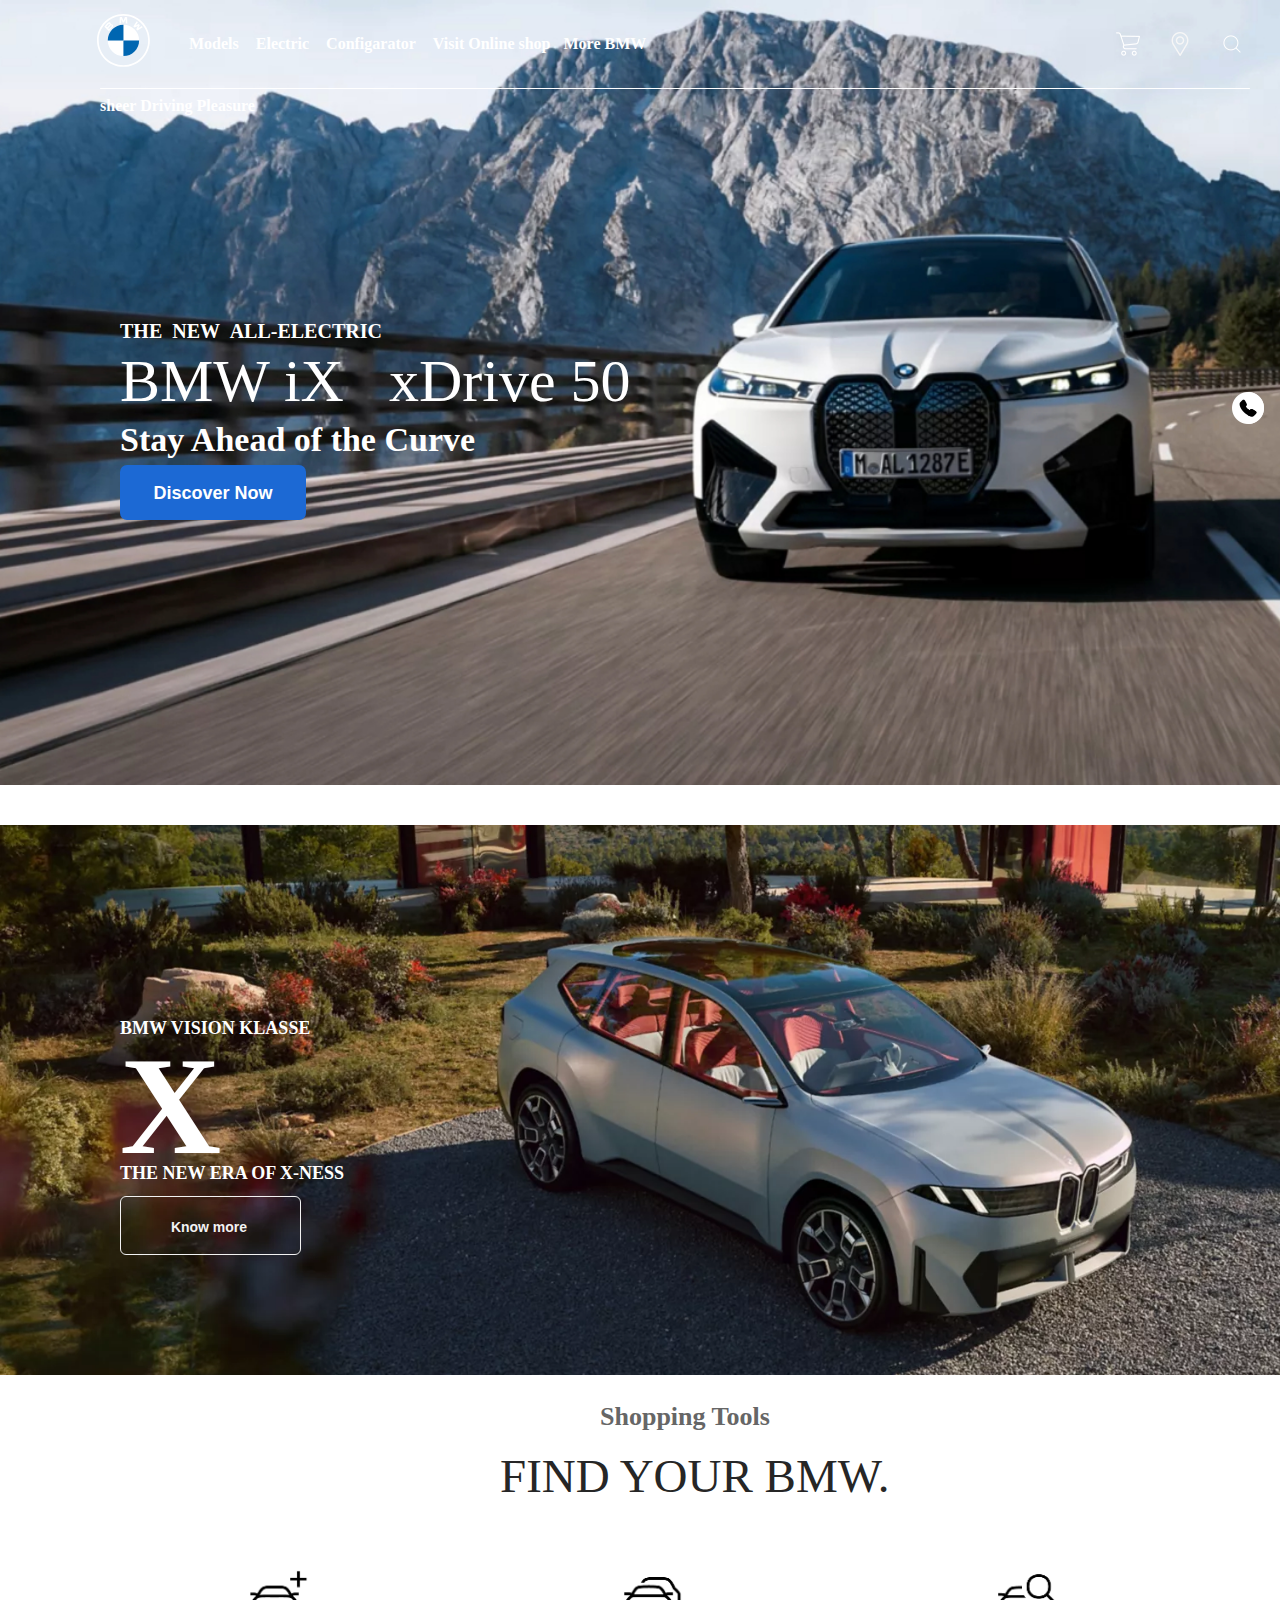
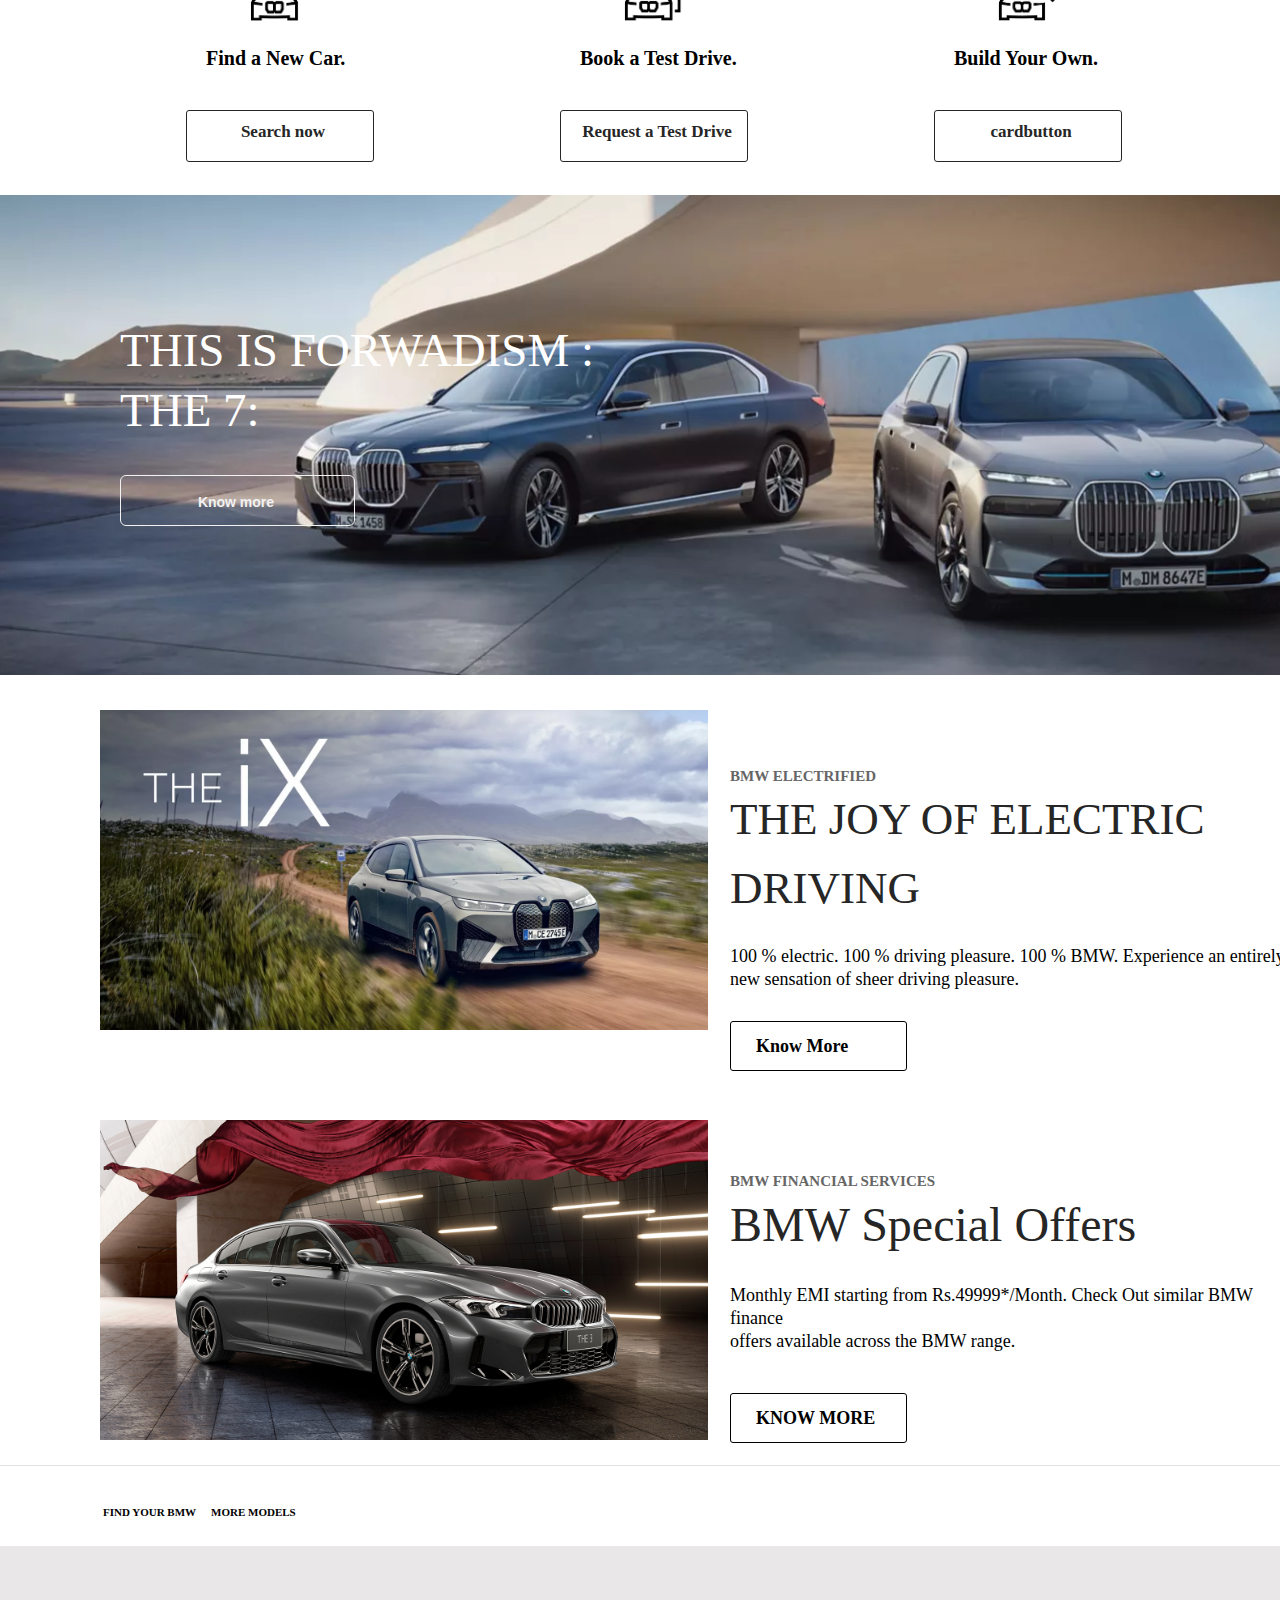
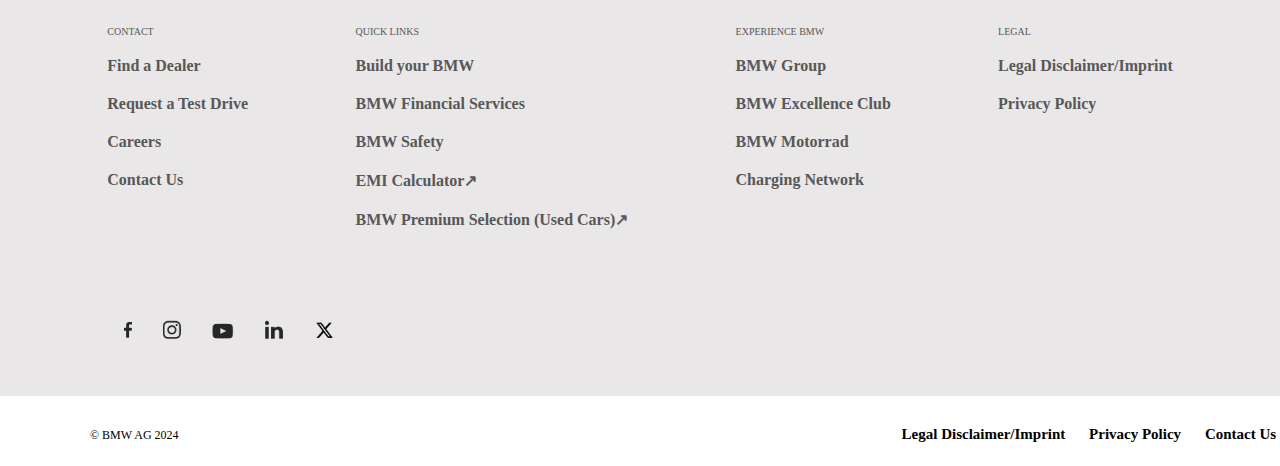
<file: Bmw/index.html>
<!DOCTYPE html>
<html>

<head>
  <link rel="stylesheet" href="style.css">


  <link href="https://db.onlinewebfonts.com/c/e9de4f4d373ef5c6d9cf52490816ff5d?family=BMW+Type+Web+Light+All"
    rel="stylesheet">
</head>

<body>
  <div class="callicon">

  </div>
  <!-- 1st section  -->
  <div class="sectionone">
    <!-- navbar section -->
    <!-- <div class="navbar">  -->
    <div class="navbar">
      <table class="navbarone">
        <!-- navbar top section -->
        <tr class="leftnavbar">
          <!-- bmw logo -->
          <th class="bmwlogo"></th>
          <b>
            <th class="models">Models</th>
            <th class="models">Electric </th>
            <th class="models">Configarator</th>
            <th class="models">Visit Online shop</th>
            <th class="rightnavbar">More BMW</th>
          </b>
          <th class="shoppingcart">

          </th>
          <th class="map"></th>
          <th class="searchicon"> </th>
        </tr>
      </table>
    </div>
    <!-- </div> -->
    <!-- white divider -->
    <div class="divider-horizontal">
    </div>
    <!-- sheer driving  -->

    <div class="navbarfooter">
      sheer Driving <b>Pleasure</b>
    </div>
    <div class="section1title">
      <div class="navbartitle">
        <b class="section1titleheight1">THE &nbsp;NEW &nbsp;ALL-ELECTRIC</b><br>

        <b class="section1titleheight2">BMW iX &nbsp; xDrive 50</b>
        <br>

        Stay Ahead of the Curve

      </div>
      <!-- discover now button -->
      <button class="discoverclass">
        <div class="discoverbutton">
          Discover Now
        </div>
      </button>
    </div>
    <!-- call icon stable  -->


  </div>
  <!-- whitespace -->
  <div class="whitespace"></div>
  <!-- second section -->
  <div class="secondsection">
    <!-- title section -->
    <div class="sectiontitle">
      <b>BMW VISION KLASSE</b><br><br><br>
      <b class="section2titleheight">X</b><br>
      THE NEW ERA OF X-NESS
    </div>
    <button class="sectionbutton">
      Know more
    </button>
  </div>
  <!-- third section -->
  <div class="thirdsection">
    <div class="thirdsectiontitle">
      Shopping Tools
    </div>
    <div class="thirdsectionsubtitle">
      FIND YOUR BMW.
    </div>

    <!-- card section -->
    <div class="cardsectionlayout">
      <!-- card1 -->
      <div class="cardsection">
        <div class="cardicon1">

        </div>
        <div class="cardtitle">Find a New Car.</div>
        <div class="cardsectionbutton">Search now</div>
      </div>
      <!-- card2 -->
      <div class="cardsection">
        <div class="cardicon2"> </div>
        <div class="cardtitle"> Book a Test Drive.</div>
        <div class="cardsectionbutton">Request a Test Drive</div>
      </div>
      <!-- card3 -->
      <div class="cardsection">
        <div class="cardicon3"> </div>
        <div class="cardtitle">Build Your Own.</div>
        <div class="cardsectionbutton">cardbutton</div>
      </div>
    </div>

  </div>
  <!-- Fourthsection -->
  <div class="fourthsection">
    <!-- section title -->
    <div class="section4title">

      THIS IS FORWADISM :<br><br>
      THE 7:
    </div>
    <button class="section4button">
      Know more
    </button>
  </div>
  <!-- fifth section -->
  <div class="fifthsection">

    <div class="fifthsectiontitle">
      <p><strong>BMW ELECTRIFIED</strong></p>
      <p class="fifthsectiontitle2">THE JOY OF ELECTRIC <br><br>
        <br>DRIVING
      </p>
      <p class="sixthsectiontitle3">100 % electric. 100 % driving pleasure. 100 % BMW. Experience an entirely <br>
        new sensation of sheer driving pleasure.</p>
      <div class="fifthsectionbutton"> Know More</div>
    </div>

  </div>
  <!-- sixth section -->
  <div class="sixthsection">
    <div class="sixthsectiontitle">
      <p>BMW FINANCIAL SERVICES</p>
      <p class="sixthsectiontitle2">BMW Special Offers</p>
      <p class="sixthsectiontitle3">Monthly EMI starting from Rs.49999*/Month. Check Out similar BMW<br> finance<br>
        offers available across the BMW range.</p>
      <div class="sixthsectionbutton">
        KNOW MORE
      </div>
    </div>
  </div>
  <!-- border -->
  <div class="sectionborder"> </div>
  <!-- 7th section -->
  <div class="section7">
    <div class="section7title">
      <table>
        <tr>
          <th> <b>FIND YOUR BMW</b> </th>
          <div class="section7hover">
            <th>  &nbsp;&nbsp;&nbsp;&nbsp;<b>MORE MODELS</b></th>
          </div>
        </tr>
      </table>

    </div>
  </div>












  <!-- section 8 -->
  <div class="section8">

    <div>

      <div class="listheading ">CONTACT</div>
      <div class="listdetail">Find a Dealer</div>
      <div class="listdetail">Request a Test Drive</div>
      <div class="listdetail">Careers</div>
      <div class="listdetail">Contact Us</div>
    </div>
    <div>
      <div class="listheading ">QUICK LINKS</div>
      <div class="listdetail">Build your BMW</div>
      <div class="listdetail">BMW Financial Services</div>
      <div class="listdetail">BMW Safety</div>
      <div class="listdetail">EMI Calculator&#8599;</div>
      <div class="listdetail">BMW Premium Selection (Used Cars)&#8599;</div>
    </div>
    <div>
      <div class="listheading ">EXPERIENCE BMW</div>
      <div class="listdetail">BMW Group</div>
      <div class="listdetail">BMW Excellence Club</div>
      <div class="listdetail">BMW Motorrad</div>
      <div class="listdetail">Charging Network</div>
    </div>
    <div>
      <div class="listheading ">LEGAL</div>
      <div class="listdetail">Legal Disclaimer/Imprint</div>
      <div class="listdetail">Privacy Policy</div>
      <ondiv class="listdetail"></ondiv>
      <div class="listdetail"></div>
    </div>



  </div>
      <!-- social media -->
      <div class="socialmedia">
        <div class="facebook"> 
        </div>&nbsp;&nbsp;&nbsp;&nbsp;&nbsp;
        <div class="instagram"> 
        </div>&nbsp;&nbsp;&nbsp;&nbsp;&nbsp;
        <div class="youtube"> 
        </div>&nbsp;&nbsp;&nbsp;&nbsp;&nbsp;
        <div class="linkedin"> 
        </div>&nbsp;&nbsp;&nbsp;&nbsp;&nbsp;
        <div class="x"> 
        </div>&nbsp;&nbsp;&nbsp;&nbsp;&nbsp;
      </div>









  <!-- footer -->
  <div class="footer">
    <div class="footertextone">
      <div>
        <span> © BMW AG 2024 </span>
        <span class="footertextlast"> </span>
        <span class="footerhover"> <b>Legal Disclaimer/Imprint</b> </span>
        <span class="footerhover"> <b>Privacy Policy</b> </span>
        <span class="footerhover"> <b>Contact Us</b> </span>
      </div>
    </div>
</div>

</body>
</file>
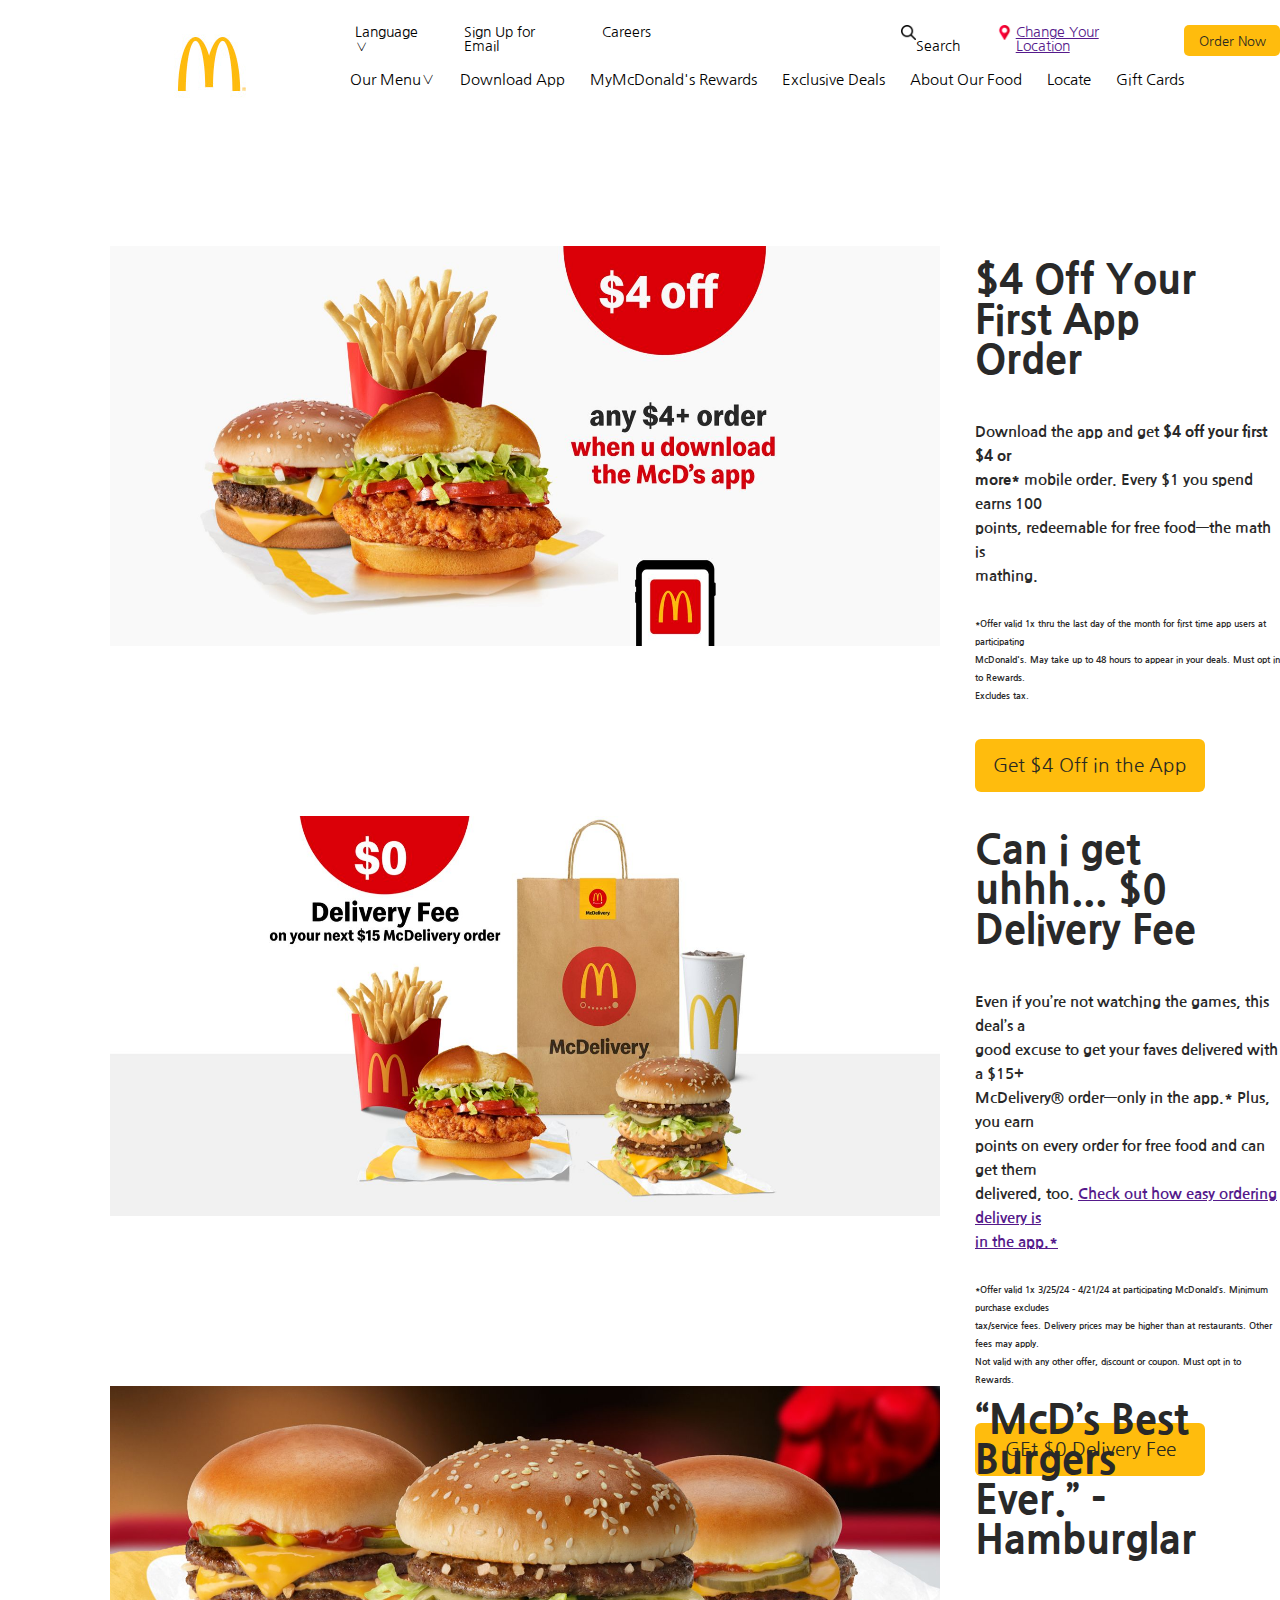
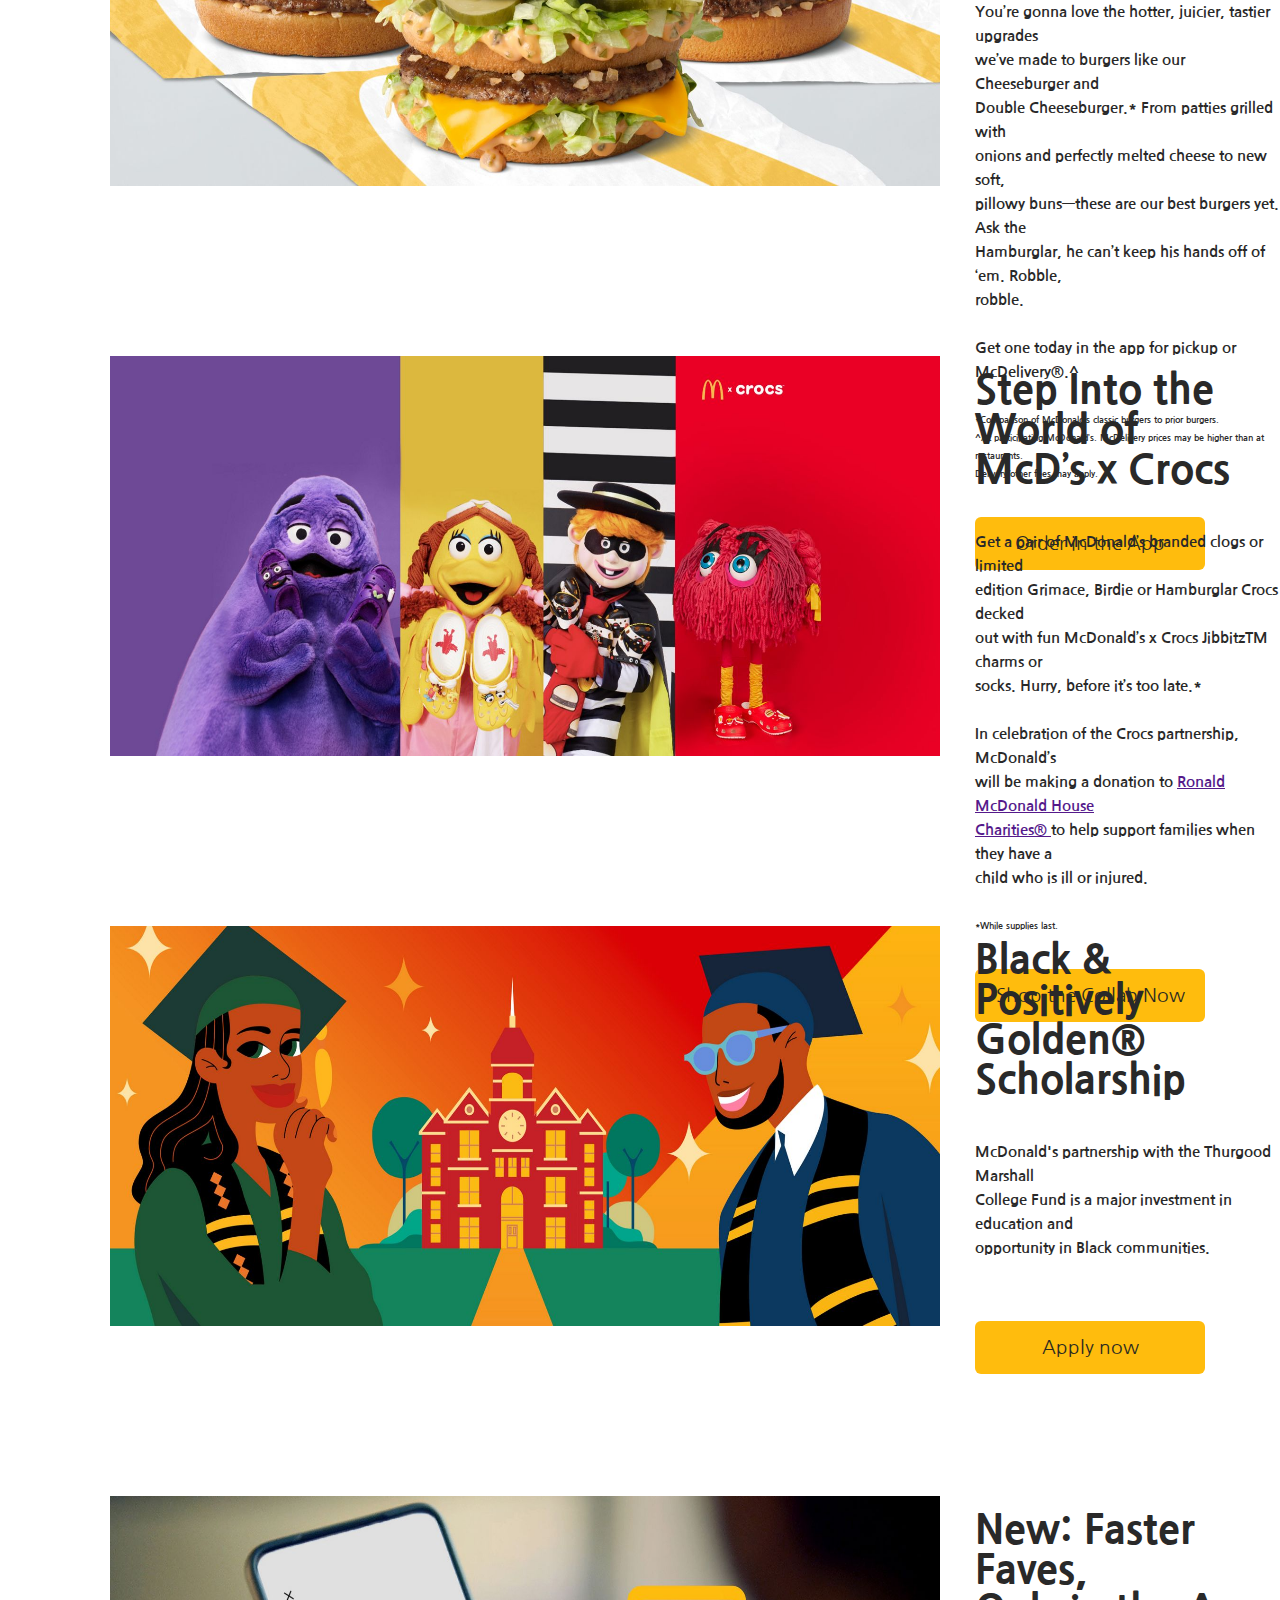
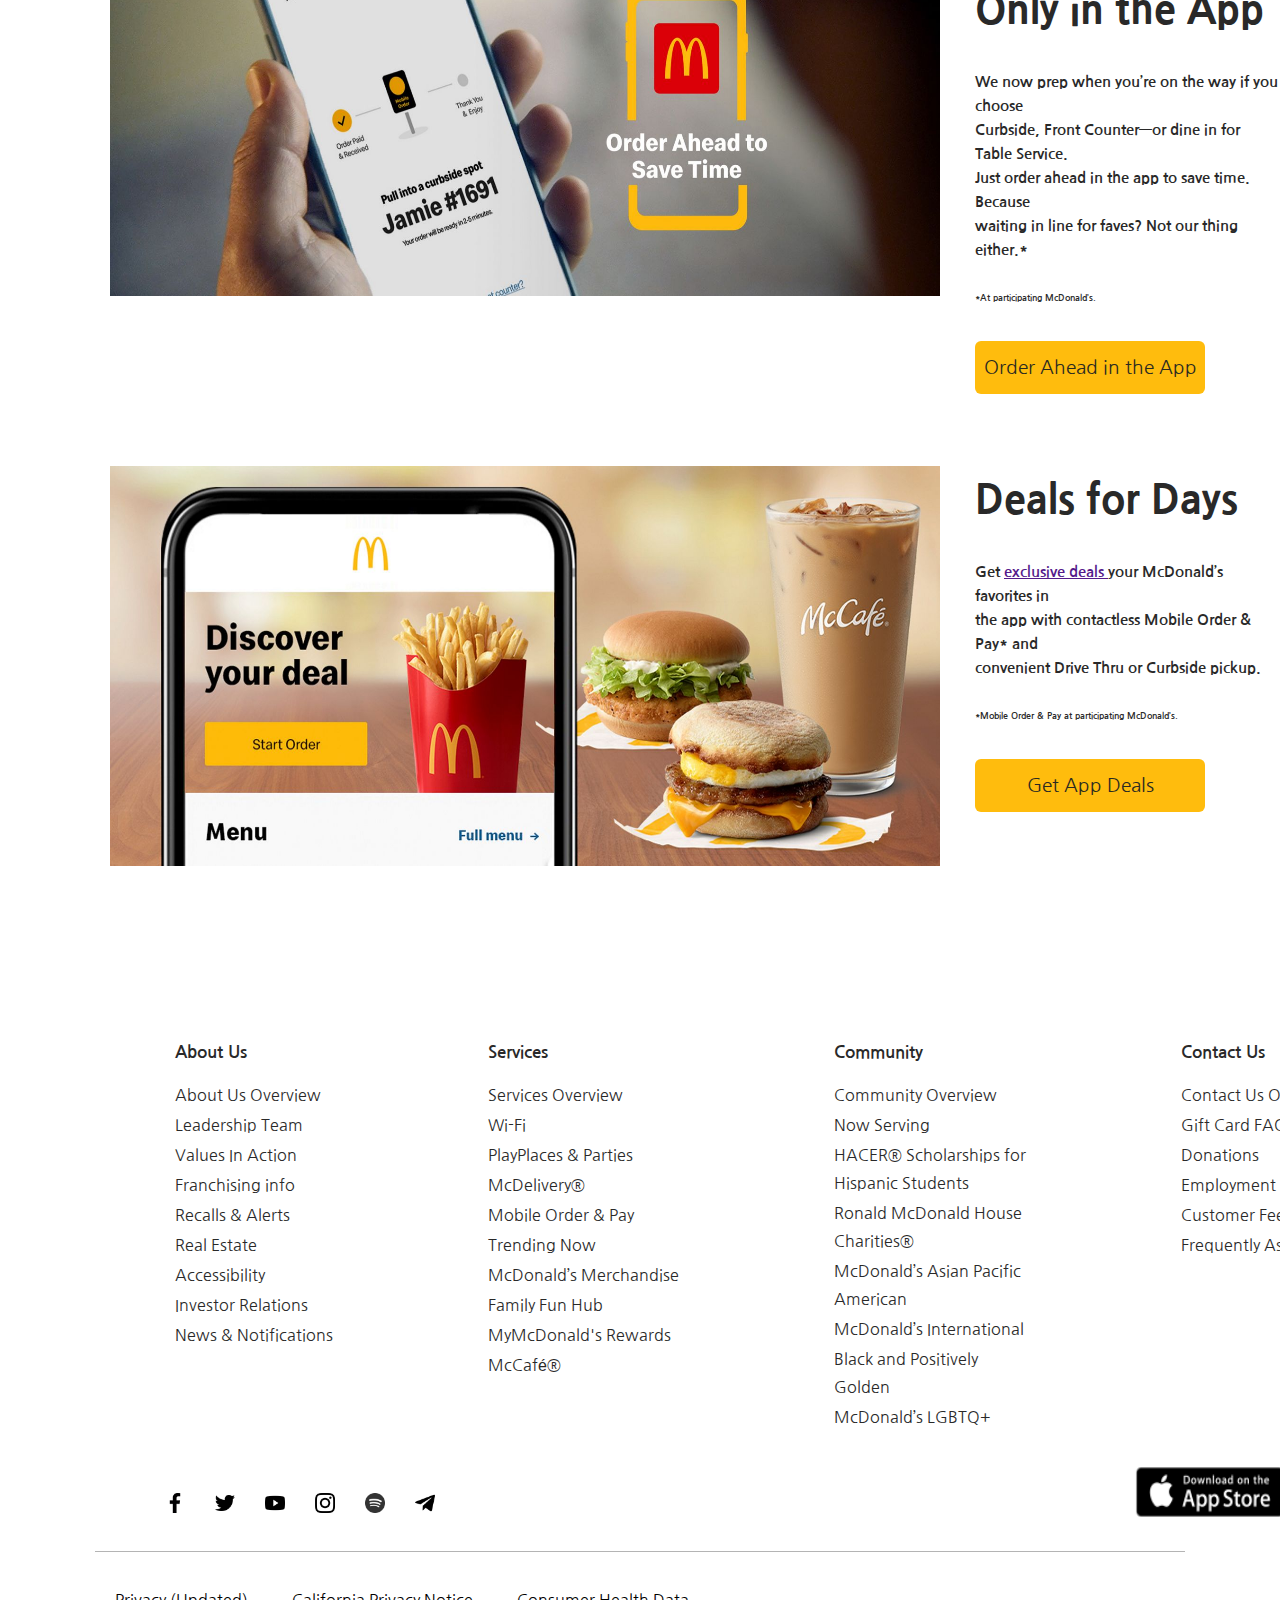
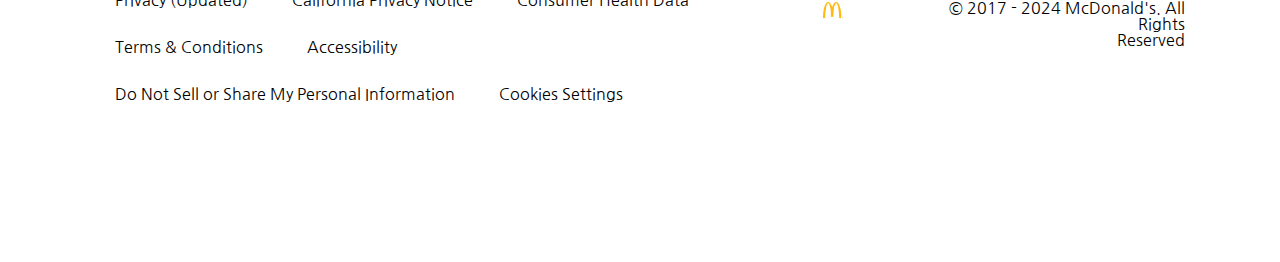
<file: Macd/index.html>
<!DOCTYPE html>
<html lang="eng">
<title>Macdonalds</title>

<head>
    <link rel="stylesheet" href="styles.css">

    <link rel="preconnect" href="https://fonts.googleapis.com">
    <link rel="preconnect" href="https://fonts.gstatic.com" crossorigin>
    <link href="https://fonts.googleapis.com/css2?family=Nanum+Gothic&display=swap" rel="stylesheet">


</head>

<body>

    <!-- Navbar -->
    <div class="navbar">
        <div class="navbarleft">
            <div class="macd"></div>
        </div>
        <div class="navbarright">
            <div class="navbarrighttop">
                <div class="navbarrighttopdata">
                    Language &#8744;
                </div>
                <div class="navbarrighttopdata">
                    Sign Up for Email
                </div>
                <div class="navbarrighttopdata">
                    Careers
                </div>
                <div class="spacebar"></div>
                <!-- search -->
                <div class="navbarrighttopdata">
                    <div class="navbaricon"> 
                        <img class="navbaricon" src="search.png">
                    </div>&nbsp;
                    Search
                </div>
                <!-- change location -->
                <div class="navbarrighttopdata"> 
                    <div class="navbaricon"> 
                        <img class="navbaricon" src="placeholder.png">
                    </div>&nbsp;
                    <a href="">Change Your Location</a>
                </div>
                <!-- order button -->
                <div class="navbarrighttopdata">
                    <div class="navbarbutton"> 
                        Order Now 
                    </div>
                </div>
            </div>
            <div class="navbarrightbottom">
                <div class="navbarrighttopdataleft">
                    Our Menu&#8744;
                </div>
                <div class="navbarrighttopdataleft">

                    Download App
                </div>
                <div class="navbarrighttopdataleft">
                    MyMcDonald's Rewards
                </div>
                <div class="navbarrighttopdataleft">

                    Exclusive Deals
                </div>
                <div class="navbarrighttopdataleft">

                    About Our Food
                </div>
                <div class="navbarrighttopdataleft">
                    Locate
                </div>
                <div class="navbarrighttopdataleft">

                    Gift Cards
                </div>


            </div>
        </div>
    </div>

    <!-- section 1 -->
    <div class="card-section">
        <div>
            <img class="image" src="section1.jpg">
        </div>
        <div class="title">
            <div class="title1">
                $4 Off Your First App <br>Order
            </div>
            <div class="title2">
                Download the app and get <b>$4 off your first $4 or <br>
                    more*</b> mobile order. Every $1 you spend earns 100 <br>
                points, redeemable for free food—the math is<br>
                mathing.
            </div>
            <div class="title3">
                *Offer valid 1x thru the last day of the month for first time app users at participating <br>
                McDonald's. May take up to 48 hours to appear in your deals. Must opt in to Rewards.<br>
                Excludes tax.
            </div>
            <button class="button"> Get $4 Off in the App</button>
        </div>
    </div>

    <!-- section 2 -->
    <div class="card-section">
        <div>
            <img class="image" src="section2.jpg">
        </div>
        <div class="title">
            <div class="title1">
                Can i get uhhh... $0<br> Delivery Fee
            </div>
            <div class="title2">
                Even if you’re not watching the games, this deal’s a<br>
                good excuse to get your faves delivered with a $15+ <br>
                McDelivery® order—only in the app.* Plus, you earn <br>
                points on every order for free food and can get them<br>
                delivered, too. <a href="">Check out how easy ordering delivery is <br>
                    in the app.*</a>
            </div>
            <div class="title3">
                *Offer valid 1x 3/25/24 - 4/21/24 at participating McDonald’s. Minimum purchase excludes<br>
                tax/service fees. Delivery prices may be higher than at restaurants. Other fees may apply.<br>
                Not valid with any other offer, discount or coupon. Must opt in to Rewards.
            </div>
            <button class="button"> GEt $0 Delivery Fee</button>
        </div>
    </div>

    <!-- section 3 -->
    <div class="card-section">
        <div>
            <img class="image" src="section3.jpg">
        </div>
        <div class="title">
            <div class="title1">
                “McD’s Best Burgers <br>
                Ever.” - Hamburglar
            </div>
            <div class="title2">
                You’re gonna love the hotter, juicier, tastier upgrades<br>
                we’ve made to burgers like our Cheeseburger and <br>
                Double Cheeseburger.* From patties grilled with <br>
                onions and perfectly melted cheese to new soft,<br>
                pillowy buns—these are our best burgers yet. Ask the <br>
                Hamburglar, he can’t keep his hands off of ‘em. Robble,<br>
                robble.<br><br>
                Get one today in the app for pickup or McDelivery®.^
            </div>
            <div class="title3">
                *Comparison of McDonald’s classic burgers to prior burgers.<br>
                ^At participating McDonald’s. McDelivery prices may be higher than at restaurants.<br>
                Delivery/other fees may apply.
            </div>
            <button class="button"> Order in the App</button>
        </div>
    </div>

    <!-- section 4 -->
    <div class="card-section">
        <div>
            <img class="image" src="section4.jpg">
        </div>
        <div class="title">
            <div class="title1">
                Step Into the World of <br>
                McD’s x Crocs
            </div>
            <div class="title2">
                Get a pair of McDonald’s branded clogs or limited <br>
                edition Grimace, Birdie or Hamburglar Crocs decked <br>
                out with fun McDonald’s x Crocs JibbitzTM charms or <br>
                socks. Hurry, before it’s too late.*<br><br>
                In celebration of the Crocs partnership, McDonald’s <br>
                will be making a donation to <a href="">
                    Ronald McDonald House <br>
                    Charities®
                </a> to help support families when they have a <br>
                child who is ill or injured.
            </div>
            <div class="title3">
                *While supplies last.
            </div>
            <button class="button"> Shop the Collab Now</button>
        </div>
    </div>

    <!-- section 5 -->
    <div class="card-section">
        <div>
            <img class="image" src="section5.jpg">
        </div>
        <div class="title">
            <div class="title1">
                Black & Positively<br>
                Golden® Scholarship
            </div>
            <div class="title2">
                McDonald's partnership with the Thurgood Marshall<br>
                College Fund is a major investment in education and<br>
                opportunity in Black communities.
            </div>
            <div class="title3">

            </div>
            <button class="button"> Apply now</button>
        </div>
    </div>

    <!-- section 6 -->
    <div class="card-section">
        <div>
            <img class="image" src="section6.jpg">
        </div>
        <div class="title">
            <div class="title1">
                New: Faster Faves, <br>
                Only in the App
            </div>
            <div class="title2">
                We now prep when you’re on the way if you choose <br>
                Curbside, Front Counter—or dine in for Table Service.<br>
                Just order ahead in the app to save time. Because<br>
                waiting in line for faves? Not our thing either.*
            </div>
            <div class="title3">
                *At participating McDonald’s.
            </div>
            <button class="button"> Order Ahead in the App</button>
        </div>
    </div>
    <!-- section 7 -->
    <div class="card-section">
        <div>
            <img class="image" src="section7.jpg">
        </div>
        <div class="title">
            <div class="title1">
                Deals for Days
            </div>
            <div class="title2">
                Get <a href=""> exclusive deals </a> your McDonald’s favorites in <br>
                the app with contactless Mobile Order & Pay* and <br>convenient Drive Thru or Curbside pickup.
            </div>
            <div class="title3">
                *Mobile Order & Pay at participating McDonald’s.
            </div>
            <button class="button"> Get App Deals</button>
        </div>
    </div>

    <!-- footer section -->
    <div class="footer">
        <div class="list">
            <!-- list 1 -->
            <div class="list1">
                <ul>
                    <ul class="listheading ">About Us</ul>
                    <ul class="listdetail ">About Us Overview</ul>
                    <ul class="listdetail ">Leadership Team</ul>
                    <ul class="listdetail ">Values In Action</ul>
                    <ul class="listdetail ">Franchising info</ul>
                    <ul class="listdetail ">Recalls & Alerts</ul>
                    <ul class="listdetail ">Real Estate</ul>
                    <ul class="listdetail ">Accessibility</ul>
                    <ul class="listdetail ">Investor Relations</ul>
                    <ul class="listdetail ">News&nbsp;&&nbsp;Notifications</ul>
                </ul>


            </div>
            <!-- list 2 -->
            <div class="list1">
                <ul>
                    <ul class="listheading ">Services</ul>
                    <ul class="listdetail ">Services Overview</ul>
                    <ul class="listdetail ">Wi-Fi</ul>
                    <ul class="listdetail ">PlayPlaces & Parties</ul>
                    <ul class="listdetail ">McDelivery®</ul>
                    <ul class="listdetail ">Mobile Order & Pay</ul>
                    <ul class="listdetail ">Trending Now</ul>
                    <ul class="listdetail ">McDonald’s&nbsp;Merchandise</ul>
                    <ul class="listdetail ">Family Fun Hub</ul>
                    <ul class="listdetail ">MyMcDonald's Rewards</ul>
                    <ul class="listdetail ">McCafé®</ul>
                </ul>

            </div>
            <!-- list 3 -->
            <div class="list1">
                <ul>
                    <ul class="listheading ">Community</ul>
                    <ul class="listdetail ">Community Overview</ul>
                    <ul class="listdetail ">Now Serving</ul>
                    <ul class="listdetail ">HACER®&nbsp;Scholarships&nbsp;for<br><br>Hispanic&nbsp;Students</ul>
                    <ul class="listdetail ">Ronald McDonald House <br><br>Charities®</ul>
                    <ul class="listdetail ">McDonald’s Asian Pacific <br><br>American</ul>
                    <ul class="listdetail ">McDonald’s International</ul>
                    <ul class="listdetail ">Black and Positively <br><br>Golden</ul>
                    <ul class="listdetail ">McDonald’s LGBTQ+</ul>
                </ul>

            </div>
            <!-- list 4 -->
            <div class="list1">
                <ul>
                    <ul class="listheading ">Contact Us</ul>
                    <ul class="listdetail ">Contact&nbsp;Us&nbsp;Overview</ul>
                    <ul class="listdetail ">Gift Card FAQs</ul>
                    <ul class="listdetail ">Donations</ul>
                    <ul class="listdetail ">Employment</ul>
                    <ul class="listdetail ">Customer Feedback</ul>
                    <ul class="listdetail ">Frequently&nbsp;Asked&nbsp;Questions</ul>
                </ul>

            </div>
        </div>
        <!-- social media icon section -->
        <div class="socialmedia">
            <div>
                <img class="socialmediaicons" src="facebook-app-symbol.png">
            </div>
            <div>
                <img class="socialmediaicons" src="twitter.png">
            </div>
            <div>
                <img class="socialmediaicons" src="youtube.png">
            </div>
            <div>
                <img class="socialmediaicons" src="instagram.png">
            </div>
            <div>
                <img class="socialmediaicons" src="social.png">
            </div>
            <div>
                <img class="socialmediaicons" src="telegram.png">
            </div>
            <!-- app store icon -->
            <div class="socialmediaspacing"></div>
            <div>
                <img class="appstoreicon" src="apple.png">
            </div>
            <div>
                <img class="appstoreicon" src="google-play.png">
            </div>

        </div>
        <!-- line horizontal -->
        <div class="horizontalline">
        </div>
        <!-- footer -->
        <div class="footerlast">
            <div class="footerlastinitial">
                <div class="footerlastinitialdata">Privacy&nbsp;(Updated)</div>
                <div class="footerlastinitialdata">California&nbsp;Privacy&nbsp;Notice</div>
                <div class="footerlastinitialdata">Consumer&nbsp;Health&nbsp;Data</div>
                <div class="footerlastinitialdata">Terms&nbsp;&&nbsp;Conditions</div><br>
                <div class="footerlastinitialdata">Accessibility</div>
                <div class="footerlastinitialdata">Do Not Sell or Share My Personal Information</div>
                <div class="footerlastinitialdata">Cookies Settings</div>


            </div>


            <div class="footerlastfinal">
                <div class="footerlastfinalicon">
                    <img class="footerlastfinalicon" src="macd.jpg">
                </div>
                <div class="footerlastfinaldata">
                    © 2017 - 2024 McDonald's. All Rights <br>
                    &nbsp;&nbsp;&nbsp;Reserved
                </div>

            </div>

        </div>
    </div>


</body>

</html>
</file>
<file: Bmw/style.css>
body {
  margin-top: 0%;
  margin-left: 0%;
  margin-bottom: 0%;
  margin-right: 0%;
  background-color: #ffffff;
  font-family: "BMW Type Web Light All";
}

/* firstsection */
.sectionone {
  background-color: aquamarine;
  background-image: url("section1.jpg");
  height: 785px;
  background-position: top;
  background-size: cover;
  background-repeat: no-repeat;

}



.bmwlogo {
  top: 10px;
  left: 97px;
  width: 55px;
  height: 54px;
  background-image: url("bmwwhitelogo.svg");
  padding-right: 20px;
  background-repeat: no-repeat;

}

.models {
  padding-left: 14px;

}

.navbarone {
  padding-left: 95px;
  padding-top: 12px;
  height: 75px;

}

.leftnavbar {
  color: #ffffff;
  font-size: 16px;
  font-weight: 700;
  line-height: 24px;
  font-weight: 700;
  line-height: 24px;
}

.rightnavbar {
  padding-left: 10px;
  padding-right: 455px;
}

.thpadding {
  padding-left: 30px;
}

.navbartwo {
  top: 31px;
  left: 1201px;
  width: 21px;
  height: 19px;
  color: #ffffff;
}

.shoppingcart {
  padding-left: 25px;
  background-position: center;
  width: 24px;
  background-image: url("shopping-cart.png");
  background-repeat: no-repeat;
}

.searchicon {
  padding-left: 25px;
  background-position: center;
  width: 24px;
  background-image: url("magnifying-glass.png");
  background-repeat: no-repeat;
}

.map {
  padding-left: 25px;
  background-position: center;
  width: 24px;
  background-image: url("map.png");
  background-repeat: no-repeat;
}

.divider-horizontal {
  margin-top: 13px;
  margin-left: 100px;
  margin-right: 100px;
  width: 1150px;
  height: 1px;
  background-color: #ffffff;
  border-radius: 2px;

}

.navbarfooter {
  color: #ffffff;
  font-size: 16px;
  font-weight: 700;
  line-height: 33px;
  padding-left: 100px;
}

.navbartitle {
  color: #ffffff;
  font-size: 34px;
  font-weight: 800;
  line-height: 50px;
  /* text-align: center; */
  margin-left: 120px;
  margin-top: 180px;
}

.section1titleheight1 {
  font-size: 20px;
}

.section1titleheight2 {
  font-size: 60px;
  font-weight: 100;
}

.discoverclass {
  top: 459px;
  left: 109px;
  width: 186px;
  height: 55px;
  background-color: #1c69d4;
  border-radius: 7px;
  margin-left: 120px;
  box-shadow: none;
  outline: none;
  border-width: 0px;

}

.discoverclass:hover {
  background-color: rgb(4, 55, 196);
  transition: 0.1s;
}

.discoverbutton {

  color: #ffffff;
  font-size: 18px;
  font-weight: 700;
  line-height: 23px;
  padding-top: 2px;

}

.callicon {

  height: 55px;
  width: 55px;
  background-image: url("phone.png");
  background-repeat: no-repeat;
  background-position: center;
  margin-top: 380px;
  margin-left: 1220px;
  position: fixed;

}

/* whitespace */
.whitespace {
  height: 40px;
}

/* second section */

.secondsection {
  top: 0px;
  left: 0px;
  height: 550px;
  background-image: url("secondsection.jpg");
  background-position: center center;
  background-size: cover;
  background-repeat: no-repeat;

}

.sectiontitle {
  padding-left: 120px;
  padding-top: 190px;
  color: #ffffff;
  font-size: 18px;

  font-weight: 700;
  line-height: 26px;

}

.section2titleheight {
  font-size: 140px;
}

.sectionbutton {

  margin-top: 10px;
  margin-left: 120px;
  width: 181px;
  height: 59px;
  padding: 0px 8px;
  border: 1px solid #f2f2f2;
  box-sizing: border-box;
  border-radius: 6px;
  background-color: transparent;
  color: #f2f2f2;
  font-size: 14px;
  font-weight: 900;
  line-height: 20px;
  outline: none;
  padding-left: 5px;
  padding-top: 3px;

}

.secondsection :hover {
  border-width: 2px;
}

/* thirdsection */


.thirdsection {
  font-size: 13px;
  font-weight: 800;
  line-height: 23px;
  height: 420px;


}

.thirdsectiontitle {
  padding-top: 30px;
  padding-left: 600px;
  color: #666666;
  font-size: 26px;
  font-weight: 800;
  line-height: 23px;

}

.thirdsectionsubtitle {
  padding-top: 15px;
  padding-left: 500px;
  color: #262626;
  font-size: 47px;
  font-weight: 300;
  line-height: 67px;

}

/* card section */
.cardsectionlayout {

  display: flex;
  padding-top: 38px;
  justify-content: space-evenly;

  padding-top: 1px;

}

.cardsection {
  padding-top: 1px;
}

.cardicon1 {
  width: 150px;
  height: 130px;
  background-image: url("caricon.jpg");
  background-position: center center;
  background-size: cover;
  background-repeat: no-repeat;
  margin-left: 50px;

}



.cardicon2 {
  width: 150px;
  height: 130px;
  background-image: url("caricon2.jpg");
  background-position: center center;
  background-size: cover;
  background-repeat: no-repeat;
  margin-left: 50px;

}

.cardicon3 {
  width: 150px;
  height: 130px;
  background-image: url("caricon3.jpg");
  background-position: center center;
  background-size: cover;
  background-repeat: no-repeat;
  margin-left: 50px;

}

.cardtitle {
  padding-top: 5px;
  padding-left: 48px;
  padding-bottom: 25px;
  font-size: 20px;
}

.cardsectionbutton {
  cursor: pointer;
  margin-top: 15px;
  margin-left: 28px;
  width: 180px;
  height: 40px;
  border: 1px solid #262626;
  border-radius: 3px;
  background-color: #ffffff;
  color: #262626;
  font-size: 17px;
  font-weight: 600;
  line-height: 22px;
  text-align: center;
  outline: none;
  padding-top: 10px;
  padding-left: 6px;

}

.cardsection :hover {

  border: 2px solid;
}



/* fourth section */


.section4title {
  padding-left: 120px;
  padding-top: 140px;
  color: #ffffff;

  font-weight: 60;
  font-size: 47px;
  line-height: 30px;

}

.fourthsection {
  height: 480px;
  background-image: url("section4.jpg");
  background-position: center center;
  background-size: cover;
  background-repeat: no-repeat;

}

.section4button {
  cursor: pointer;

  margin-top: 50px;
  margin-left: 120px;
  width: 235px;
  height: 51px;
  padding: 0px 8px;
  border: 1px solid #f2f2f2;
  box-sizing: border-box;
  border-radius: 6px;
  background-color: transparent;
  color: #f2f2f2;
  font-size: 14px;
  font-weight: 900;
  line-height: 20px;
  outline: none;
  padding-left: 5px;
  padding-top: 3px;

}

.fourthsection :hover {
  border-width: 2px;

}

/* fifth section */
.fifthsection {
  margin-top: 35px;
  margin-left: 100px;
  width: 608px;
  height: 320px;
  background-image: url("fifthsection.jpg");
  background-position: center center;
  background-size: cover;
  background-repeat: no-repeat;
}

.fifthsectiontitle {
  width: 650px;
  padding-top: 40px;
  padding-left: 630px;
  color: #666666;
  font-size: 15px;
  font-weight: 800;
  line-height: 23px;
}

.fifthsectiontitle2 {
  margin-top: 20px;
  color: #262626;
  font-size: 45px;
  font-weight: 100;
}


.fifthsectionbutton {
  color: #000000;

  margin-top: 30px;
  cursor: pointer;
  width: 150px;
  height: 35px;
  padding-left: 25px;
  padding-top: 13px;
  border: 1px solid #000000;
  border-radius: 3px;
  background-color: transparent;
  font-size: 18px;
  font-weight: 700;
  line-height: 23px;

}


.fifthsectiontitle :hover {
  border: 2px solid #262626;
}

/* sixth section */

.sixthsection {
  margin-top: 90px;
  margin-left: 100px;
  width: 608px;
  height: 320px;
  background-image: url("sixthsection.jpeg");
  background-position: center center;
  background-size: cover;
  background-repeat: no-repeat;
}

.sixthsectiontitle {
  width: 550px;
  padding-top: 35px;
  padding-left: 630px;
  color: #666666;
  font-size: 15px;

  font-weight: 800;
  line-height: 23px;
}

.sixthsectiontitle2 {

  margin-top: 20px;
  color: #262626;
  font-size: 48px;
  font-weight: 100;
}

.sixthsectiontitle3 {

  color: #000000;
  font-weight: 100;
  font-size: 18px;
}

.sixthsectionbutton {
  color: #000000;

  margin-top: 40px;
  cursor: pointer;
  width: 150px;
  height: 35px;
  padding-left: 25px;
  padding-top: 13px;
  border: 1px solid #000000;
  border-radius: 3px;
  background-color: transparent;
  font-size: 18px;
  font-weight: 700;
  line-height: 23px;
}

.sixthsectiontitle :hover {
  border: 2px solid #000000;
}


/* section border */

.sectionborder {
  margin-top: 25px;
  height: 1px;
  background-color: rgb(224, 224, 224);
}

/* 7th section */

.section7 {

  height: 80px;
  cursor: pointer;
}

.section7title {

  cursor: pointer;
  padding-left: 100px;
  padding-top: 36px;
  font-size: 11px;
  font-weight: 700;
  line-height: 15px;
}

.section7hover :hover {
  background-color: rgb(76, 76, 252);
}

.section7button {
  border: 0px;
  padding: 0;
  border: none;
}

/* section 8 */

.section8 {
 
  height: 80px;
  background-color: #e9e7e7;
  display: flex;
  justify-content: space-evenly;
  padding-top: 80px;
  padding-bottom: 180px;
}

.listheading 
{ 
  cursor: pointer;
  padding-bottom: 20px;
  color: #585858;
  font-weight: lighter;
  font-size: 10px;
}

.listdetail
{ 
  cursor: pointer;
  font-weight: 900;
  padding-bottom: 20px;
  color: #585858;
}

.section8 :hover 
{ 
  color:#000000
}

.section7 :hover 
{ 
  color: #1c69d4;
}

/* social media */
.socialmedia {
  cursor: pointer;
  height: 80px;
  background-color: #e9e7e7;
  display: flex;
  padding-left: 120px;
  padding-top: 30px;
}

.facebook
{
  width: 16px;
  height: 27px;
  background-position: center center;
  background-size: cover;
  background-repeat: no-repeat;
  background-image: url("facebook.png");

}

.instagram
{ 
  
  padding-top: 7px;
  padding-left: 30px;
  width: 1px;
  height: 20px;
  background-position: center center;
  background-size: cover;
  background-repeat: no-repeat;
  background-image: url("instagram.png");
}

.youtube
{ 
 
  padding-top: 10px;
  padding-left: 30px;
  width: 1px;
  height: 20px;
  background-position: center center;
  background-size: cover;
  background-repeat: no-repeat;
  background-image: url("youtube.png");
}

.linkedin
{ 
  
  padding-top: 7px;
  padding-left: 30px;
  width: 1px;
  height: 20px;
  background-position: center center;
  background-size: cover;
  background-repeat: no-repeat;
  background-image: url("linkedin.png");
}

.x
{ 
  
  padding-top: 9px;
  padding-left: 30px;
  width: 1px;
  height: 18px;
  background-position: center center;
  background-size: cover;
  background-repeat: no-repeat;
  background-image: url("x.png");
}




/* footer */

.footer {
  top: 513px;
  left: 0px;
  width: 1438px;
  height: 70px;
  font-size: 15px;
}

.footertextone {
  padding-top: 30px;
  padding-left: 90px;
  font-size: 12px;
  cursor: pointer;
  line-height: 17px;
  display: flex;
}

.footertextlast {
  padding-top: 30px;
  padding-left: 700px;
  font-size: 10px;
  

}

.footerhover
{ 
  font-size: 15px;
  padding-left: 20px;
}

.footer :hover {

  color: #1c69d4;
}
</file>
<file: Macd/styles.css>
body {
    margin-top: 0%;
    margin-left: 0%;
    margin-bottom: 0%;
    margin-right: 0%;
    background-color: #ffffff;
    font-family: "Nanum Gothic", sans-serif;
    font-weight: 400;
    font-style: normal;
}

.navbar {

    height: 120px;
    display: flex;
    box-shadow: 3px -3px 15px 32px rgba(0,0,0,0.45);
}

.macd {
    margin-left: 158px;
    margin-top: 10px;
    justify-content: flex-end;
    height: 110px;
    width: 110px;
    background-image: url("macd.jpg");
    background-repeat: no-repeat;
}

.navbarleft {
    width: 265px;


}

.navbarright {
    margin-left: 60px;
    width: 980px;
    display: flex;
    flex-direction: column;
}

.navbarrighttop {
    display: flex;
    height: 60px;

}

.navbarrighttopdata {
    cursor: pointer;
    padding-top: 25px;
    padding-left: 30px;
    font-size: 14px;
    line-height: 14px;
    display: flex;
}

.spacebar {
    padding-right: 220px;
}

.navbaricon {
    width: 15px;
    height: 15px;
}

.navbarrightbottom {
    display: flex;
    height: 60px;
}
.navbarrighttopdataleft 
{ 
    cursor: pointer;
    padding-top: 10px;
    padding-left: 25px;
    font-size: 15px;
}

.navbarbutton {
    margin-bottom: 50px;
    width: 96px;
    height: 31px;
    padding: 0px 8px;
    padding-top: 10px;
    border: 0;
    box-sizing: border-box;
    border-radius: 5px;
    background-color: #ffbc0d;
    color: #292921;
    font-size: 13px;
    line-height: 13px;
    text-align: center;
    outline: none;
}

/* section 2 */

.card-section {
    display: flex;
    height: 570px;
    background-color: rgb(255, 255, 255);
}

.image {

    margin-top: 126px;
    margin-left: 110px;
    width: 830px;
    height: 400px;
    background-position: center center;
    background-size: cover;
    background-repeat: no-repeat;
}

.title {
    font-weight: bolder;
    padding-top: 140px;
    padding-left: 35px;
}

.title1 {
    color: #292929;
    font-size: 40px;
    font-weight: 800;
    line-height: 40px;

}

.bold {
    font-weight: bolder;
}

.title2 {
    padding-top: 40px;
    color: #292929;
    font-size: 10px;
    font-size: 15px;
    font-weight: 600;
    line-height: 1.6;
}

.title3 {
    padding-top: 27px;
    color: #292929;
    font-size: 9px;
    line-height: 18px;
}

.button {
    margin-top: 34px;
    width: 230px;
    height: 53px;
    padding: 0px 8px;
    border: 0;
    box-sizing: border-box;
    border-radius: 6px;
    background-color: #ffbc0d;
    color: #292921;
    font-size: 7px;
    font-family: "Nanum Gothic";
    line-height: 13px;
    text-align: center;
    outline: none;
    font-size: 19px;
}


.footer {
    background-color: rgb(255, 255, 255);
    height: 400px;
    margin-left: 95px;
    margin-right: 95px;
}

.list {
    display: flex;
    justify-content: space-between;


}

.list1 {


    padding-top: 120px;
    padding-right: 75px;
}

.listheading {
    cursor: pointer;
    color: #292929;
    font-size: 17px;
    font-weight: bolder;
    line-height: 14px;
    padding-bottom: 28px;
}

.listdetail {
    cursor: pointer;
    margin-bottom: 9px;
    color: #292929;
    font-size: 10px;
    font-weight: lighter;
    line-height: 14px;
    padding-bottom: 7px;
    font-size: 16px;
}

.socialmedia {
    display: flex;
    padding-top: 20px;
    padding-left: 70px;
}

.socialmediaicons {
    padding-top: 26px;
    padding-right: 30px;
    width: 20px;
    height: 20px;
    background-position: center center;
    background-size: cover;
    background-repeat: no-repeat;
}

.socialmediaspacing {
    padding-left: 660px;
}

.appstoreicon {

    margin-bottom: 30px;
    width: 170px;
    height: 50px;

}

.horizontalline {
    background-color: rgb(180, 180, 180);
    height: 1px;
    width: auto;
}

.footerlast {
    padding-top: 10px;
    display: flex;
}

.footerlastinitial {
    display: flex;
    flex-wrap: wrap;
    height: 0px;
    width: 800px;
    background-color: #ffbc0d;
}

.footerlastinitialdata {
    padding-top: 30px;
    padding-left: 20px;
    font-size: 16px;
    line-height: 17px;
    padding-right: 24px;
}

.footerlastfinal {
    display: flex;
    height: 300px;
    width: 510px;
}

.footerlastfinalicon {
    padding-left: 28px;
    padding-top: 16px;
    height: 32px;
    width: 32px;
}

.footerlastfinaldata {
    padding-top: 38px;
    padding-left: 80px;
    font-size: 16px;
    font-weight: 300;
    line-height: 15px;
    text-align: right;
    line-height: 1;
}
</file>
